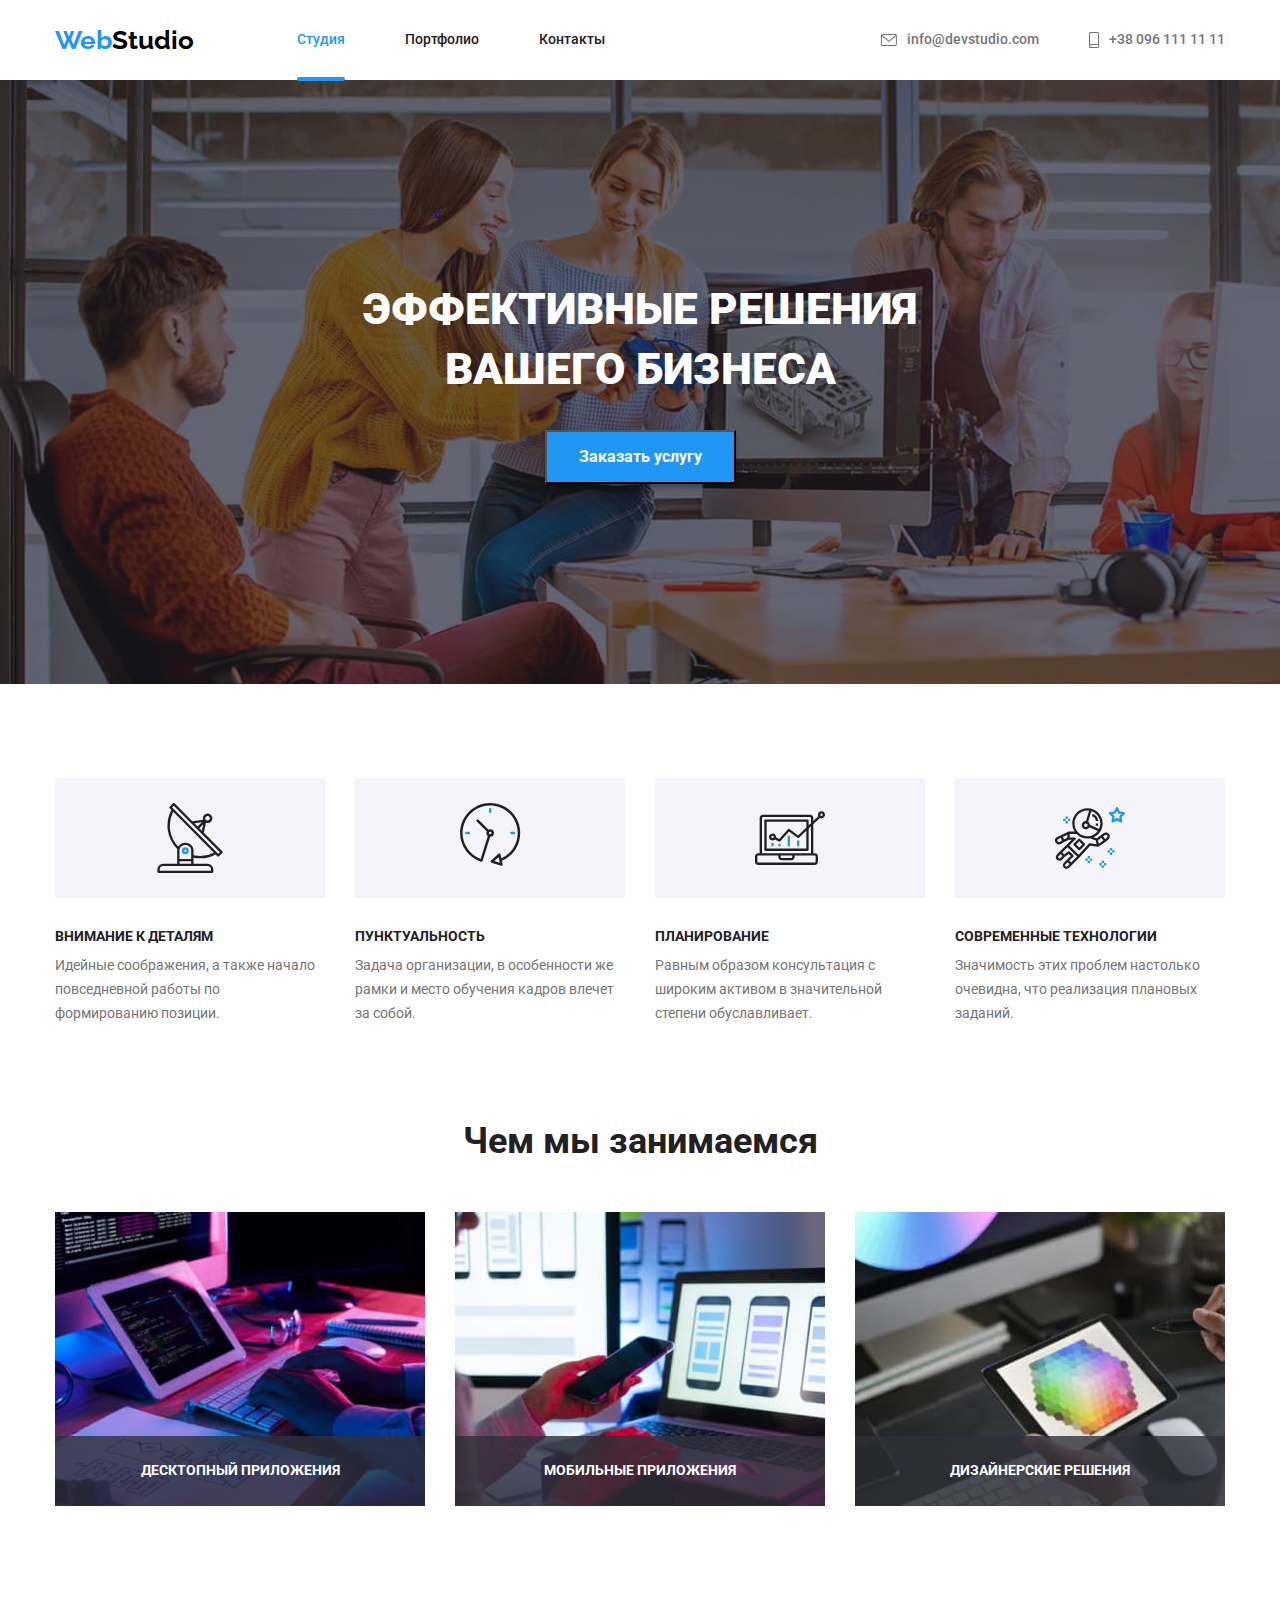
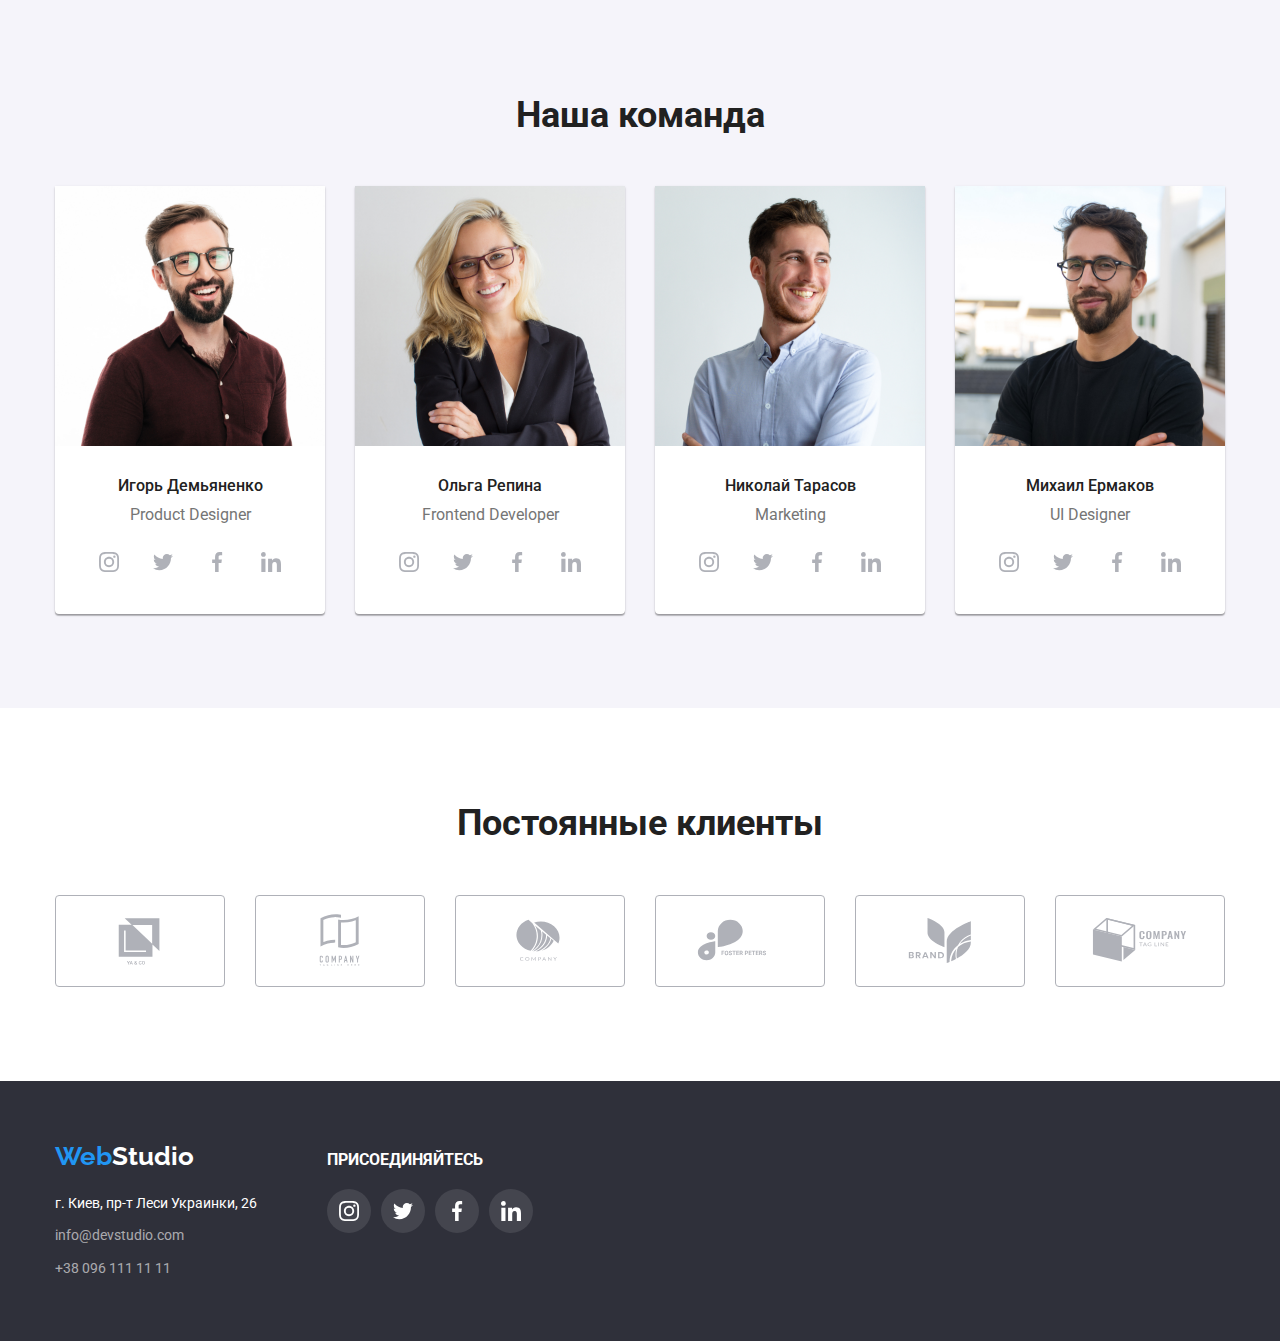
<file: index.html>
<!DOCTYPE html>
<html lang="ru">
  <head>
    <meta charset="UTF-8" />
    <meta http-equiv="X-UA-Compatible" content="IE=edge" />
    <meta name="viewport" content="width=device-width, initial-scale=1.0" />
    <title>My homework</title>
    <link
      href="https://fonts.googleapis.com/css2?family=Raleway:wght@700&family=Roboto:wght@400;500;700;900&display=swap"
      rel="stylesheet"
    />
    <link
      rel="stylesheet"
      href="https://cdnjs.cloudflare.com/ajax/libs/modern-normalize/1.1.0/modern-normalize.min.css"
    />
    <link rel="stylesheet" href="./css/main.css" />
    <link rel="preconnect" href="https://fonts.googleapis.com" />
    <link rel="prec.onnect" href="https://fonts.gstatic.com" crossorigin />
  </head>

  <body>
    <!--верхная линия-->
    <header class="page-header">
      <div class="container mane-nav">
        <nav class="menu">
          <a href="./index.html#index" class="logo-first">
            Web<span class="logo-second">Studio</span>
          </a>
          <ul class="site-nav">
            <li class="item">
              <a href="./index.html" class="menu-item current"> Студия </a>
            </li>
            <li class="item">
              <a href="./portfolio.html" class="menu-item"> Портфолио </a>
            </li>
            <li class="item">
              <a href="#footer" class="menu-item"> Контакты </a>
            </li>
          </ul>
        </nav>
        <div class="info">
          <ul class="auth-nav list">
            <li class="item">
              <a href="mailto:info@devstudio.com" class="auth-item">
                <svg class="icon-pic" width="16" height="12">
                  <use href="./images/sprite.svg#icon-envelope"></use>
                </svg>
                info@devstudio.com
              </a>
            </li>
            <li class="item">
              <a href="tel:+380961111111" class="auth-item">
                <svg class="icon-pic" width="10" height="16">
                  <use href="./images/sprite.svg#icon-smartphone"></use>
                </svg>
                +38 096 111 11 11
              </a>
            </li>
          </ul>
        </div>
      </div>
    </header>

    <!--основная информация страницы-->
    <main>
      <!--заказ услуг-->
      <section class="order" id="order">
        <div class="container">
          <h1 class="main-idea">ЭФФЕКТИВНЫЕ РЕШЕНИЯ ВАШЕГО БИЗНЕСА</h1>
          <button class="order-btn" data-modal-open>Заказать услугу</button>
        </div>
        <div class="backdrop is-hidden" data-modal>
          <div class="modal">
            <button class="button-close" data-modal-close>
              <svg class="pic-modal" width="11" height="11">
                <use href="./images/sprite.svg#icon-Vectorx"></use>
              </svg>
            </button>
          </div>
        </div>
      </section>

      <!--преимущества-->
      <section class="advantages">
        <div class="container">
          <ul class="advantages-list">
            <li class="card">
              <div class="advantages-icon-box">
                <svg class="pic-box" width="70" height="70">
                  <use href="./images/sprite.svg#icon-antenna"></use>
                </svg>
              </div>
              <h3 class="advantages-item">ВНИМАНИЕ К ДЕТАЛЯМ</h3>
              <p class="description-item">
                Идейные соображения, а также начало повседневной работы по
                формированию позиции.
              </p>
            </li>
            <li class="card">
              <div class="advantages-icon-box">
                <svg class="pic-box" width="70" height="70">
                  <use href="./images/sprite.svg#icon-clock"></use>
                </svg>
              </div>
              <h3 class="advantages-item">ПУНКТУАЛЬНОСТЬ</h3>
              <p class="description-item">
                Задача организации, в особенности же рамки и место обучения
                кадров влечет за собой.
              </p>
            </li>
            <li class="card">
              <div class="advantages-icon-box">
                <svg class="pic-box" width="70" height="70">
                  <use href="./images/sprite.svg#icon-diagram"></use>
                </svg>
              </div>
              <h3 class="advantages-item">ПЛАНИРОВАНИЕ</h3>
              <p class="description-item">
                Равным образом консультация с широким активом в значительной
                степени обуславливает.
              </p>
            </li>
            <li class="card">
              <div class="advantages-icon-box">
                <svg class="pic-box" width="70" height="70">
                  <use href="./images/sprite.svg#icon-astronaut"></use>
                </svg>
              </div>
              <h3 class="advantages-item">СОВРЕМЕННЫЕ ТЕХНОЛОГИИ</h3>
              <p class="description-item">
                Значимость этих проблем настолько очевидна, что реализация
                плановых заданий.
              </p>
            </li>
          </ul>
        </div>
      </section>

      <!--наши работы-->
      <section class="simple-work">
        <div class="container">
          <h2 class="works">Чем мы занимаемся</h2>

          <ul class="simple-foto">
            <li class="card-item">
              <div class="card-thumb">
                <img
                  src="images/box1.jpg"
                  alt="человек пишет код"
                  width="370"
                  height="294"
                />
                <div class="simple-overlay">
                  <h3 class="simle-text">ДЕСКТОПНЫЙ ПРИЛОЖЕНИЯ</h3>
                </div>
              </div>
            </li>

            <li class="card-item">
              <div class="card-thumb">
                <img
                  src="images/box2.jpg"
                  alt="ноутбук и телефон"
                  width="370"
                  height="294"
                />
                <div class="simple-overlay">
                  <h3 class="simle-text">МОБИЛЬНЫЕ ПРИЛОЖЕНИЯ</h3>
                </div>
              </div>
            </li>
            <li class="card-item">
              <div class="card-thumb">
                <img
                  src="images/box3.jpg"
                  alt="палитра цветов на планшете"
                  width="370"
                  height="294"
                />
                <div class="simple-overlay">
                  <h3 class="simle-text">ДИЗАЙНЕРСКИЕ РЕШЕНИЯ</h3>
                </div>
              </div>
            </li>
          </ul>
        </div>
      </section>

      <!--наша команда-->
      <section class="section-team">
        <div class="container">
          <h2 class="team">Наша команда</h2>

          <ul class="team-item">
            <li class="card-team">
              <img
                src="images/foto1.jpg"
                alt="парень в очках"
                width="270"
                height="260"
              />
              <div class="team-info">
                <h3 class="team-name">Игорь Демьяненко</h3>
                <p class="team-position">Product Designer</p>

                <ul class="social-item">
                  <li class="social-info">
                    <a href="#" class="social-link">
                      <svg class="pic-social" width="20" height="20">
                        <use href="./images/sprite.svg#icon-instagram"></use>
                      </svg>
                    </a>
                  </li>
                  <li class="social-info">
                    <a href="#" class="social-link">
                      <svg class="pic-social" width="20" height="20">
                        <use href="./images/sprite.svg#icon-twitter"></use>
                      </svg>
                    </a>
                  </li>
                  <li class="social-info">
                    <a href="#" class="social-link">
                      <svg class="pic-social" width="20" height="20">
                        <use href="./images/sprite.svg#icon-facebook"></use>
                      </svg>
                    </a>
                  </li>
                  <li class="social-info">
                    <a href="#" class="social-link">
                      <svg class="pic-social" width="20" height="20">
                        <use href="./images/sprite.svg#icon-linkedin"></use>
                      </svg>
                    </a>
                  </li>
                </ul>
              </div>
            </li>
            <li class="card-team">
              <img
                src="images/foto2.jpg"
                alt="девушка в очках"
                width="270"
                height="260"
              />
              <div class="team-info">
                <h3 class="team-name">Ольга Репина</h3>
                <p class="team-position">Frontend Developer</p>
                <ul class="social-item">
                  <li class="social-info">
                    <a href="#" class="social-link">
                      <svg class="pic-social" width="20" height="20">
                        <use href="./images/sprite.svg#icon-instagram"></use>
                      </svg>
                    </a>
                  </li>
                  <li class="social-info">
                    <a href="#" class="social-link">
                      <svg class="pic-social" width="20" height="20">
                        <use href="./images/sprite.svg#icon-twitter"></use>
                      </svg>
                    </a>
                  </li>
                  <li class="social-info">
                    <a href="#" class="social-link">
                      <svg class="pic-social" width="20" height="20">
                        <use href="./images/sprite.svg#icon-facebook"></use>
                      </svg>
                    </a>
                  </li>
                  <li class="social-info">
                    <a href="#" class="social-link">
                      <svg class="pic-social" width="20" height="20">
                        <use href="./images/sprite.svg#icon-linkedin"></use>
                      </svg>
                    </a>
                  </li>
                </ul>
              </div>
            </li>

            <li class="card-team">
              <img
                src="images/foto3.jpg"
                alt="молодой парень улыбается"
                width="270"
                height="260"
              />
              <div class="team-info">
                <h3 class="team-name">Николай Тарасов</h3>
                <p class="team-position">Marketing</p>
                <ul class="social-item">
                  <li class="social-info">
                    <a href="#" class="social-link">
                      <svg class="pic-social" width="20" height="20">
                        <use href="./images/sprite.svg#icon-instagram"></use>
                      </svg>
                    </a>
                  </li>
                  <li class="social-info">
                    <a href="#" class="social-link">
                      <svg class="pic-social" width="20" height="20">
                        <use href="./images/sprite.svg#icon-twitter"></use>
                      </svg>
                    </a>
                  </li>
                  <li class="social-info">
                    <a href="#" class="social-link">
                      <svg class="pic-social" width="20" height="20">
                        <use href="./images/sprite.svg#icon-facebook"></use>
                      </svg>
                    </a>
                  </li>
                  <li class="social-info">
                    <a href="#" class="social-link">
                      <svg class="pic-social" width="20" height="20">
                        <use href="./images/sprite.svg#icon-linkedin"></use>
                      </svg>
                    </a>
                  </li>
                </ul>
              </div>
            </li>
            <li class="card-team">
              <img
                src="images/foto4.jpg"
                alt="парень в черной футболке"
                width="270"
                height="260"
              />
              <div class="team-info">
                <h3 class="team-name">Михаил Ермаков</h3>
                <p class="team-position">UI Designer</p>
                <ul class="social-item">
                  <li class="social-info">
                    <a href="#" class="social-link">
                      <svg class="pic-social" width="20" height="20">
                        <use href="./images/sprite.svg#icon-instagram"></use>
                      </svg>
                    </a>
                  </li>
                  <li class="social-info">
                    <a href="#" class="social-link">
                      <svg class="pic-social" width="20" height="20">
                        <use href="./images/sprite.svg#icon-twitter"></use>
                      </svg>
                    </a>
                  </li>
                  <li class="social-info">
                    <a href="#" class="social-link">
                      <svg class="pic-social" width="20" height="20">
                        <use href="./images/sprite.svg#icon-facebook"></use>
                      </svg>
                    </a>
                  </li>
                  <li class="social-info">
                    <a href="#" class="social-link">
                      <svg class="pic-social" width="20" height="20">
                        <use href="./images/sprite.svg#icon-linkedin"></use>
                      </svg>
                    </a>
                  </li>
                </ul>
              </div>
            </li>
          </ul>
        </div>
      </section>

      <!--наши клиенты-->
      <section class="section-clients">
        <div class="container">
          <h2 class="item-clients">Постоянные клиенты</h2>
          <ul class="clients-list">
            <li class="clients-info">
              <a href="#" class="clients-link">
                <svg class="pic-box" width="106" height="60">
                  <use href="./images/sprite.svg#icon-Logo1"></use>
                </svg>
              </a>
            </li>
            <li class="clients-info">
              <a href="#" class="clients-link">
                <svg class="pic-box" width="106" height="60">
                  <use href="./images/sprite.svg#icon-Logo2"></use>
                </svg>
              </a>
            </li>
            <li class="clients-info">
              <a href="#" class="clients-link">
                <svg class="pic-box" width="106" height="60">
                  <use href="./images/sprite.svg#icon-Logo3"></use>
                </svg>
              </a>
            </li>
            <li class="clients-info">
              <a href="#" class="clients-link">
                <svg class="pic-box" width="106" height="60">
                  <use href="./images/sprite.svg#icon-Logo4"></use>
                </svg>
              </a>
            </li>
            <li class="clients-info">
              <a href="#" class="clients-link">
                <svg class="pic-box" width="106" height="60">
                  <use href="./images/sprite.svg#icon-Logo5"></use>
                </svg>
              </a>
            </li>
            <li class="clients-info">
              <a href="#" class="clients-link">
                <svg class="pic-box" width="106" height="60">
                  <use href="./images/sprite.svg#icon-Logo6"></use>
                </svg>
              </a>
            </li>
          </ul>
        </div>
      </section>
    </main>

    <!--контактная информация-->
    <footer class="footer" id="footer">
      <div class="footer-container">
        <div>
          <a href="./index.html" class="logo-first">
            Web<span class="logo-second-fotter">Studio</span>
          </a>

          <address class="contact">
            г. Киев, пр-т Леси Украинки, 26
            <ul class="auth-footer list">
              <li class="title-contact">
                <a href="mailto:info@devstudio.com" class="footer-item">
                  info@devstudio.com
                </a>
              </li>
              <li class="title-contact">
                <a href="+380961111111" class="footer-item">
                  +38 096 111 11 11
                </a>
              </li>
            </ul>
          </address>
        </div>

        <div class="join">
          <h3 class="join-text">ПРИСОЕДИНЯЙТЕСЬ</h3>
          <ul class="join-item">
            <li class="join-info">
              <a href="#" class="join-link">
                <svg class="pic-join" width="20" height="20">
                  <use href="./images/sprite.svg#icon-instagram"></use>
                </svg>
              </a>
            </li>
            <li class="join-info">
              <a href="#" class="join-link">
                <svg class="pic-join" width="20" height="20">
                  <use href="./images/sprite.svg#icon-twitter"></use>
                </svg>
              </a>
            </li>
            <li class="join-info">
              <a href="#" class="join-link">
                <svg class="pic-join" width="20" height="20">
                  <use href="./images/sprite.svg#icon-facebook"></use>
                </svg>
              </a>
            </li>
            <li class="join-info">
              <a href="#" class="join-link">
                <svg class="pic-join" width="20" height="20">
                  <use href="./images/sprite.svg#icon-linkedin"></use>
                </svg>
              </a>
            </li>
          </ul>
        </div>
      </div>
    </footer>
    <script src="./js/modal.js"></script>
  </body>
</html>
</file>
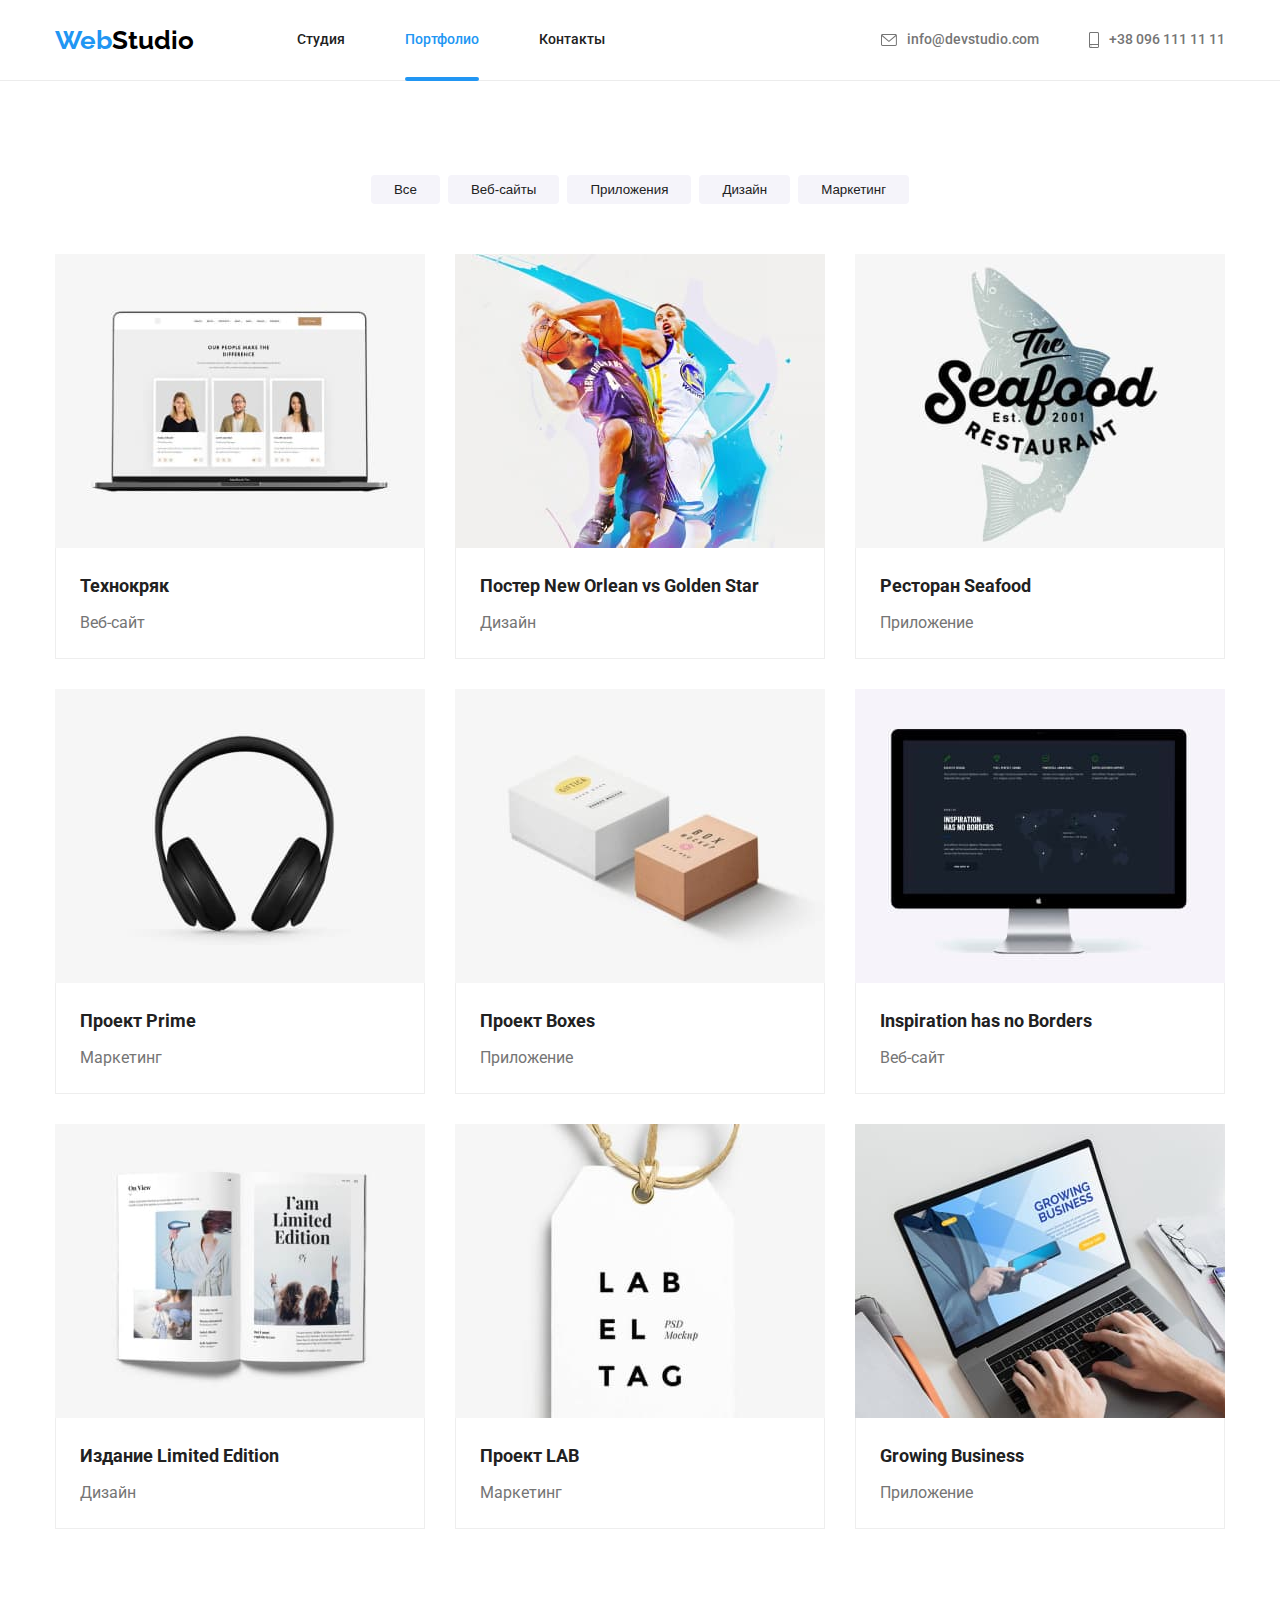
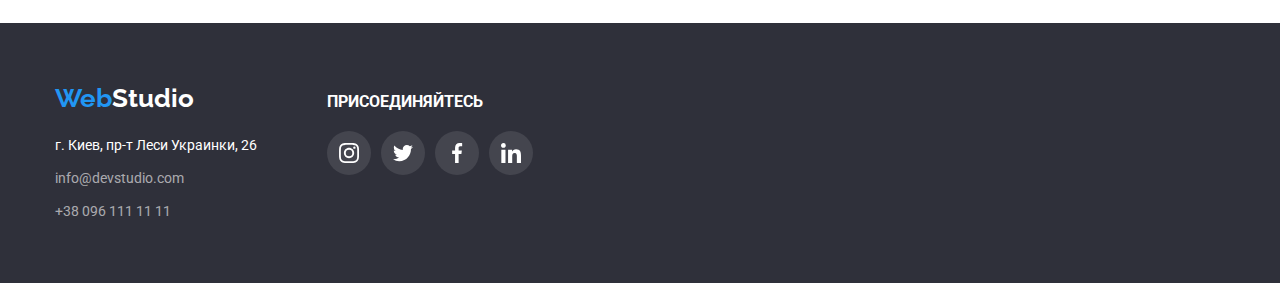
<file: portfolio.html>
<!DOCTYPE html>
<html lang="ru">
  <head>
    <meta charset="UTF-8" />
    <meta http-equiv="X-UA-Compatible" content="IE=edge" />
    <meta name="viewport" content="width=device-width, initial-scale=1.0" />
    <title>My homework</title>
    <link
      href="https://fonts.googleapis.com/css2?family=Raleway:wght@700&family=Roboto:wght@400;500;700;900&display=swap"
      rel="stylesheet"
    />
    <link rel="stylesheet" href="./css/main.css" />
    <link rel="preconnect" href="https://fonts.googleapis.com" />
    <link rel="preconnect" href="https://fonts.gstatic.com" crossorigin />
  </head>

  <body>
    <!--верхная линия-->
    <header class="page-header portfolio">
      <div class="container mane-nav">
        <nav class="menu">
          <a href="./index.html#index" class="logo-first">
            Web<span class="logo-second">Studio</span>
          </a>
          <ul class="site-nav">
            <li class="item">
              <a href="./index.html" class="menu-item"> Студия </a>
            </li>
            <li class="item">
              <a href="./portfolio.html" class="menu-item current">
                Портфолио
              </a>
            </li>
            <li class="item">
              <a href="#footer" class="menu-item"> Контакты </a>
            </li>
          </ul>
        </nav>
        <div class="info">
          <ul class="auth-nav list">
            <li class="item">
              <a href="mailto:info@devstudio.com" class="auth-item">
                <svg class="icon-pic" width="16" height="12">
                  <use href="./images/sprite.svg#icon-envelope"></use>
                </svg>
                info@devstudio.com
              </a>
            </li>
            <li class="item">
              <a href="tel:+380961111111" class="auth-item smart">
                <svg class="icon-pic" width="10" height="16">
                  <use href="./images/sprite.svg#icon-smartphone"></use>
                </svg>
                +38 096 111 11 11
              </a>
            </li>
          </ul>
        </div>
      </div>
    </header>

    <!--основная информация страницы 2-->
    <main>
      <!--портфолио-->
      <section class="section-portfolio">
        <div class="container">
          <ul class="portfolio-button">
            <li class="search-button">
              <button class="button">Все</button>
            </li>
            <li class="search-button">
              <button class="button">Веб-сайты</button>
            </li>
            <li class="search-button">
              <button class="button">Приложения</button>
            </li>
            <li class="search-button">
              <button class="button">Дизайн</button>
            </li>
            <li class="search-button">
              <button class="button">Маркетинг</button>
            </li>
          </ul>

          <ul class="product-item">
            <li class="mane-page">
              <a href="#" class="link-page">
                <div class="page-thumb">
                  <img
                    src="./images2/img1.jpg"
                    alt="ноутбук с фото на экране"
                    width="370"
                    height="294"
                  />
                  <div class="product-overlay">
                    <p class="product-text">
                      Технокряк это современная площадка распространения
                      коронавируса. Компании используют эту платформу для
                      цифрового шпионажа и атак на защищённые сервера
                      конкурентов.
                    </p>
                  </div>
                </div>
                <div class="page-content">
                  <h2 class="opportunity">Технокряк</h2>
                  <p class="product">Веб-сайт</p>
                </div>
              </a>
            </li>
            <li class="mane-page">
              <a href="#" class="link-page">
                <div class="page-thumb">
                  <img
                    src="./images2/img2.jpg"
                    alt="два баскетболиста"
                    width="370"
                    height="294"
                  />
                  <div class="product-overlay">
                    <p class="product-text">
                      Технокряк это современная площадка распространения
                      коронавируса. Компании используют эту платформу для
                      цифрового шпионажа и атак на защищённые сервера
                      конкурентов.
                    </p>
                  </div>
                </div>
                <div class="page-content">
                  <h2 class="opportunity">Постер New Orlean vs Golden Star</h2>
                  <p class="product">Дизайн</p>
                </div>
              </a>
            </li>
            <li class="mane-page">
              <a href="#" class="link-page">
                <div class="page-thumb">
                  <img
                    src="./images2/img3.jpg"
                    alt="рыба"
                    width="370"
                    height="294"
                  />
                  <div class="product-overlay">
                    <p class="product-text">
                      Технокряк это современная площадка распространения
                      коронавируса. Компании используют эту платформу для
                      цифрового шпионажа и атак на защищённые сервера
                      конкурентов.
                    </p>
                  </div>
                </div>
                <div class="page-content">
                  <h2 class="opportunity">Ресторан Seafood</h2>
                  <p class="product">Приложение</p>
                </div>
              </a>
            </li>
            <li class="mane-page">
              <a href="" class="link-page">
                <div class="page-thumb">
                  <img
                    src="./images2/img4.jpg"
                    alt="наушники"
                    width="370"
                    height="294"
                  />
                  <div class="product-overlay">
                    <p class="product-text">
                      Технокряк это современная площадка распространения
                      коронавируса. Компании используют эту платформу для
                      цифрового шпионажа и атак на защищённые сервера
                      конкурентов.
                    </p>
                  </div>
                </div>
                <div class="page-content">
                  <h2 class="opportunity">Проект Prime</h2>
                  <p class="product">Маркетинг</p>
                </div>
              </a>
            </li>
            <li class="mane-page">
              <a href="#" class="link-page">
                <div class="page-thumb">
                  <img
                    src="./images2/img5.jpg"
                    alt="две коробки"
                    width="370"
                    height="294"
                  />
                  <div class="product-overlay">
                    <p class="product-text">
                      Технокряк это современная площадка распространения
                      коронавируса. Компании используют эту платформу для
                      цифрового шпионажа и атак на защищённые сервера
                      конкурентов.
                    </p>
                  </div>
                </div>
                <div class="page-content">
                  <h2 class="opportunity">Проект Boxes</h2>
                  <p class="product">Приложение</p>
                </div>
              </a>
            </li>
            <li class="mane-page">
              <a href="#" class="link-page">
                <div class="page-thumb">
                  <img
                    src="./images2/img6.jpg"
                    alt="монитор"
                    width="370"
                    height="294"
                  />
                  <div class="product-overlay">
                    <p class="product-text">
                      Технокряк это современная площадка распространения
                      коронавируса. Компании используют эту платформу для
                      цифрового шпионажа и атак на защищённые сервера
                      конкурентов.
                    </p>
                  </div>
                </div>
                <div class="page-content">
                  <h2 class="opportunity">Inspiration has no Borders</h2>
                  <p class="product">Веб-сайт</p>
                </div>
              </a>
            </li>
            <li class="mane-page">
              <a href="#" class="link-page">
                <div class="page-thumb">
                  <img
                    src="./images2/img7.jpg"
                    alt="разворот журнала"
                    width="370"
                    height="294"
                  />
                  <div class="product-overlay">
                    <p class="product-text">
                      Технокряк это современная площадка распространения
                      коронавируса. Компании используют эту платформу для
                      цифрового шпионажа и атак на защищённые сервера
                      конкурентов.
                    </p>
                  </div>
                </div>
                <div class="page-content">
                  <h2 class="opportunity">Издание Limited Edition</h2>
                  <p class="product">Дизайн</p>
                </div>
              </a>
            </li>
            <li class="mane-page">
              <a href="#" class="link-page">
                <div class="page-thumb">
                  <img
                    src="./images2/img8.jpg"
                    alt="бирка для одежды"
                    width="370"
                    height="294"
                  />
                  <div class="product-overlay">
                    <p class="product-text">
                      Технокряк это современная площадка распространения
                      коронавируса. Компании используют эту платформу для
                      цифрового шпионажа и атак на защищённые сервера
                      конкурентов.
                    </p>
                  </div>
                </div>
                <div class="page-content">
                  <h2 class="opportunity">Проект LAB</h2>
                  <p class="product">Маркетинг</p>
                </div>
              </a>
            </li>
            <li class="mane-page">
              <a href="#" class="link-page">
                <div class="page-thumb">
                  <img
                    src="./images2/img9.jpg"
                    alt="человек работает на нутбуке"
                    width="370"
                    height="294"
                  />
                  <div class="product-overlay">
                    <p class="product-text">
                      Технокряк это современная площадка распространения
                      коронавируса. Компании используют эту платформу для
                      цифрового шпионажа и атак на защищённые сервера
                      конкурентов.
                    </p>
                  </div>
                </div>
                <div class="page-content">
                  <h2 class="opportunity">Growing Business</h2>
                  <p class="product">Приложение</p>
                </div>
              </a>
            </li>
          </ul>
        </div>
      </section>
    </main>

    <!--контактная информация-->
    <footer class="footer" id="footer">
      <div class="footer-container">
        <div>
          <a href="./index.html" class="logo-first">
            Web<span class="logo-second-fotter">Studio</span>
          </a>

          <address class="contact">
            г. Киев, пр-т Леси Украинки, 26
            <ul class="auth-footer list">
              <li class="title-contact">
                <a href="mailto:info@devstudio.com" class="footer-item">
                  info@devstudio.com
                </a>
              </li>
              <li class="title-contact">
                <a href="+380961111111" class="footer-item">
                  +38 096 111 11 11
                </a>
              </li>
            </ul>
          </address>
        </div>

        <div class="join">
          <h3 class="join-text">ПРИСОЕДИНЯЙТЕСЬ</h3>
          <ul class="join-item">
            <li class="join-info">
              <a href="#" class="join-link">
                <svg class="pic-join" width="20" height="20">
                  <use href="./images/sprite.svg#icon-instagram"></use>
                </svg>
              </a>
            </li>
            <li class="join-info">
              <a href="#" class="join-link">
                <svg class="pic-join" width="20" height="20">
                  <use href="./images/sprite.svg#icon-twitter"></use>
                </svg>
              </a>
            </li>
            <li class="join-info">
              <a href="#" class="join-link">
                <svg class="pic-join" width="20" height="20">
                  <use href="./images/sprite.svg#icon-facebook"></use>
                </svg>
              </a>
            </li>
            <li class="join-info">
              <a href="#" class="join-link">
                <svg class="pic-join" width="20" height="20">
                  <use href="./images/sprite.svg#icon-linkedin"></use>
                </svg>
              </a>
            </li>
          </ul>
        </div>
      </div>
    </footer>
    <script src="./js/modal.js"></script>
  </body>
</html>
</file>
<file: css/main.css>
/* цвет основного текста #212121 */
/* вторичный цвет текста #757575 */
/* цвет лого и кнопок #2196F3 */

/* основной цвет фона #FFFFFF  */
/* вторичныйцвет фона #2F303A */
/* дополнительный цвет фона #F5F4FA */

html {
box-sizing: border-box;
}

*,
*::before,
*::after {
  box-sizing: inherit;
}

body {
  font-family: "Roboto", sans-serif;
  font-style: normal;
  font-weight: 400;
  color: var(--primary-text-color);
  margin: 0 auto;
  background-position: center;
}

:root {
  --primary-text-color: #212121;
  --title-text-color: #757575;
  --accent-color: #2196f3;
  --white: #ffffff;
  --second-background-color: #2f303a;
  --additional-background-color: #f5f4fa;
}

ul {
  list-style: none;
  padding-inline-start: 0;
  margin: 0;
}

a {
  text-decoration: none;
  
}

.list {
  list-style: none;
  
}

img {
  display: block;
  max-width: 100%;
  height: auto;
  
}


cursor: pointer;
cursor: auto;

/*header*/

header {
  background-color: var(--white);
}



.page-header {
  background-color: var(--white);
}


.container {
  margin: 0 auto;
  padding: 0 15px;
  width: 1200px;
  background-color: var(--white);
 
}

.mane-nav {
  display: flex;
  align-items: center;
}

.menu {
  display: flex;
  align-items: center;
}

.logo-first {
  color: var(--accent-color);
  text-decoration: none;
  font-family: "Raleway", sans-serif;
  font-style: normal;
  font-weight: 700;
  font-size: 26px;
  line-height: 1.19;
}

.logo-second {
  color: #000000;
  text-decoration: none;
  font-family: "Raleway", sans-serif;
  font-style: normal;
  font-weight: 700;
  font-size: 26px;
  line-height: 1.19;
}

.site-nav {
  display: flex;
  margin-left: 93px;
}

.menu-item:hover,
.menu-item:focus {
  color: var(--accent-color);
}

.menu-item {
  color: var(--primary-text-color);
  font-weight: 500;
  font-size: 14px;
  line-height: 1.1;
  text-decoration: none;
  display: block;
  padding: 32px 0;
  margin-left: 10px;

  transition: color 250ms cubic-bezier(0.4, 0, 0.2, 1);

  position: relative;
}

.current::after {
  content: '';

  position: absolute;
 

  display: block;
  width: 100%;
  height: 4px;
  border-radius: 2px;
  background-color: var(--accent-color);
  
  bottom: -1px;
}

.current {
  color: var(--accent-color);
}

.auth-nav {
  display: flex;
  margin-left: auto;
  align-items: stretch;
}

.item:not(:last-child) {
  margin-right: 50px;
}

.auth-nav .auth-item:hover,
.auth-nav .auth-item:focus {
  color: var(--accent-color);
}

.auth-item {
  color: var(--title-text-color);
  font-style: normal;
  font-weight: 500;
  font-size: 14px;
  line-height: 1.14;
  padding: 32px 0;

  transition: color 250ms cubic-bezier(0.4, 0, 0.2, 1);
  display: flex;
  align-items: center;
}

.icon-pic {
  margin-right: 10px;
  background-size: cover;
  fill: currentColor;
}


.item:hover,
.item:focus {
  fill: var(--accent-color)
}


.info {
  margin-left: auto;
}

/*main contant*/

/*section order*/

.order {
 background-image: linear-gradient(
  to right,
  rgba(47, 48, 58, 0.4),
  rgba(47, 48, 58, 0.4)
) ,
url(../images/Imghero.jpg);
  text-align: center;
  padding: 200px 0;
  
  max-width: 1600px;
  margin: 0 auto;
  background-repeat: no-repeat;
  background-color: var(--second-background-color);
  
  background-size: cover;
}

.order > .container {
  background-color: transparent;
}

.main-idea {
  max-width: 696px;
  margin: 0 auto 30px;
  color: var(--white);
  font-weight: 900;
  font-size: 44px;
  line-height: 1.36;
  text-transform: uppercase;
  
}

.order-btn:hover,
.order-btn:focus {
  background-color: #188ce8;
  box-shadow: 0px 4px 4px rgba(0, 0, 0, 0.15);
}

.order-btn {
  color: var(--white);
  background-color: var(--accent-color);
  font-style: bold;
  font-weight: 700;
  font-size: 16px;
  line-height: 1.87;
  padding: 10px 32px;
  box-shadow: 0px 4px 4px rgba(0, 0, 0, 0.25) ;
  text-align: center;
  transition: background-color 250ms cubic-bezier(0.4, 0, 0.2, 1);
}

.backdrop {
 position: fixed;
 top: 0;
 left: 0;
 width: 100%;
 height: 100%;
 background-color: rgba(0, 0, 0, 0.25) ;
 opacity: 1;

 transition: transform 250ms cubic-bezier(0.4, 0, 0.2, 1),
  opacity 250ms cubic-bezier(0.4, 0, 0.2, 1) ;

 z-index: 2;
}

.backdrop.is-hidden {
opacity: 0;
pointer-events: none;
}

.backdrop.is-hidden.modal {
 
  transform: translate(-50%, -50%) scale(0.9) ;
}

.modal {
  position: absolute;
  overflow: visible;
  top: 50%;
  left: 50%; 
  transform: translate(-50%, -50%) scale(1) ;
  
  
  min-width: 528px;
  min-height: 581px;
  background-color: var(--white);

}

.button-close {
  position: absolute;
  top: 7px;
  right: 8px;
  display: flex;
  align-items: center;
  justify-content: center;
  width: 30px;
  height: 30px;
  
  
  
  border: 1px solid rgba(0, 0, 0, 0.1); ;
  border-radius: 50%;
  background-color: var(--white);
  
}
.pic-modal {
  
  fill: rgba(0, 0, 0, 1);
  
}

/* section advantages*/

.advantages {
  background-color: var(--white));
  list-style: none;
  padding-top: 94px;
}

.advantages-list {
  margin: 0;
  display: flex;
}

  .card {
  width: 270px;
 
  }

.advantages-icon-box {
  width: 270px;
  height: 120px;
  background-color: var(--additional-background-color);
  margin-bottom: 30px;
  display: flex;
  align-items: center;
  justify-content: center;
}

.advantages-list .card:not(:last-child) {
  margin-right: 30px;
}

.advantages-item {
  font-weight: 700;
  font-size: 14px;
  line-height: 1.2;
  margin: 0;
  margin-bottom: 10px;
}

.description-item {
  color: var(--title-text-color);
  font-size: 14px;
  line-height: 1.71;
  margin: 0;
  padding: 0;
}

/*our works and team*/

.simple-work {
  padding-top: 94px;
  padding-bottom: 94px;
}


.works,
.team {
  font-weight: 700;
  font-size: 36px;
  line-height: 1.17;
  text-align: center;
  margin: 0;
  padding-top: 0;
  margin-bottom: 50px;
}

.card-thumb {
  position: relative;
  z-index: 1;

}

.simple-overlay {
  position: absolute;
  width: 100%;
  height: 70px;
  bottom: 0;
  right: 0;
  
  background-color:  rgba(47, 48, 58, 0.8);
}

.team-item {
  margin: 0;
}


.simple-foto {
  margin: 0;
  display: flex;
  align-content: center;
}



.card-item {
  margin-right: 30px ;
  padding-bottom: 94px;
  width: 370px;
  height: 294px;
}

.card-item:nth-child(3n) {
  margin-right: 0;
}

.simle-text {
  font-weight: 700;
  font-size: 14px;
  line-height: 1.14;
  color: rgba(255, 255, 255, 1);
  margin: 0;
  padding: 27px 0;
  display: flex;
  justify-content: center ;
  
  
  
  
}

/* team */

.section-team {
  background-color: var(--additional-background-color);
  padding-top: 94px;
  padding-bottom: 94px;
}
.section-team >.container{
  background-color: var(--additional-background-color);
}


.team-item {
  display: flex;
}

.card-team {
  margin-right: 30px;
  background-color: var(--white);
  width: 270px;
  border-radius: 0px 0px 4px 4px; ;
  box-shadow: 0px 1px 3px rgba(0, 0, 0, 0.12), 0px 1px 1px rgba(0, 0, 0, 0.14), 0px 2px 1px rgba(0, 0, 0, 0.2);
}


.card-team:nth-child(4n) {
  margin-right: 0;
}

.team-info {
padding: 30px 32px 30px 32px;

}

.team-name {
  font-weight: 500;
  font-size: 16px;
  line-height: 1.19;
  margin: 0;
  margin-bottom: 10px;
  text-align: center;
}

.team-position {
  color: var(--title-text-color);
  font-size: 16px;
  line-height: 1.19;
  text-align: center;
  margin: 0;
}

.social-item {
margin-top: 16px;
background-color: var(--white);
}


.social-item {
  display: flex;
  
  
}


.social-info:not(:last-child) {
  margin-right: 10px;
}

.social-link {
  width: 44px;
  height: 44px;
  display: flex;
  align-items: center;
  justify-content: center;
  transition:  background-color 250ms cubic-bezier(0.4, 0, 0.2, 1);
  border-radius: 50%;
}
 
 .social-link:hover ,
 .social-link:focus {
  background-color: var(--accent-color);
  
 }

.social-link:hover .pic-social,
.social-link:focus .pic-social {
  fill: var(--white);
  
 }

.pic-social {
  fill: #AFB1B8; 
  transition: fill 250ms cubic-bezier(0.4, 0, 0.2, 1);
}

/* our clients */

.section-clients {
  background-color: var(--white));
  list-style: none;
  padding: 94px 0;
}

.item-clients {
  font-weight: 700;
  font-size: 36px;
  line-height: 1.17;
  margin: 0;
  margin-bottom: 50px;
  text-align: center;
}

.clients-list {
  display: flex;
  text-align: center;
}

.clients-info:not(:last-child) {
  margin-right: 30px;
}

.clients-link {
  display: flex;  
  align-items: center;
  justify-content: center;
  width: 170px;
  height: 92px;
  border: 1px solid #AFB1B8 ;
  border-radius: 4px;
  transition: border-color 250ms cubic-bezier(0.4, 0, 0.2, 1);
}

.clients-link:hover , 
.clients-link:focus  {
  
  border: 1px solid var(--accent-color) ;
}

.clients-link:hover .pic-box, 
.clients-link:focus .pic-box {
  fill: var(--accent-color);
}

.pic-box {
  fill: #AFB1B8;
  transition: fill 250ms cubic-bezier(0.4, 0, 0.2, 1);
}

/*contact inform*/

.footer {
  background-color: var(--second-background-color);
  padding-top: 60px;
  padding-bottom: 60px;
}

.footer-container {
  background-color: var(--second-background-color);
  padding-right: 15px;
  padding-left: 15px;
  margin-left: auto;
  margin-right: auto;
  width: 1200px;

  display: flex;
  align-items: baseline;
}

.logo-second-fotter {
  color: var(--white)
}

.contact {
  color: var(--white);
  font-family: "Roboto", sans-serif;
  font-style: normal;
  font-weight: 400;
  font-size: 14px;
  line-height: 1.71;
  margin-top: 20px;
}

.auth-footer .footer-item:hover,
.auth-footer .footer-item:focus {
  color: var(--accent-color);
}

.auth-footer {
  margin-top: 9px;
}

.footer-item {
  color: rgba(255, 255, 255, 0.6);
  transition: color 250ms cubic-bezier(0.4, 0, 0.2, 1);
}

.title-contact:nth-child(n + 2) {
  margin-top: 9px;
}

.join {
  font-weight: 700;
  font-size: 14px;
  line-height: 1.14;
  text-transform: uppercase;
  margin-left: 70px;
}

.join-text {
  color: var(--white);
  margin: 0;
  margin-bottom: 20px;
}

.join-item {
  display: flex;
}

.join-info:not(:last-child) {
  margin-right: 10px;
 }


.join-link {
  width: 44px;
  height: 44px;
  display: flex;
  align-items: center;
  justify-content: center;
  border-radius: 50%;
  background: rgba(255, 255, 255, 0.1);
  transition: background-color 250ms cubic-bezier(0.4, 0, 0.2, 1);
}
 
 .join-link:hover ,
 .join-link:focus {
  border-radius: 50%;
  background-color: var(--accent-color);
 }

.join-link:hover .pic-join,
.join-link:focus .pic-join {
  fill: var(--white);
 }

.pic-join {
  fill: var(--white); 
 }

 
/* страница 2 */

.page-header.portfolio {
  border-bottom: 1px solid #ECECEC;
}

.section-portfolio {
  padding-top: 94px;
  padding-bottom: 94px;
}

.portfolio-button {
  display: inline;
  display: flex;
  justify-content: center;
  margin-bottom: 50px;
}

.search-button:not(:last-child) {
  margin-right: 8px;
}


.button {
  color: var(--primary-text-color);
  background-color: #f5f4fa;
  border: 1px solid transparent;
  padding: 6px 22px;
  border-radius: 4px;
  text-align: center;
  transition: background-color 250ms cubic-bezier(0.4, 0, 0.2, 1), 
  color 250ms cubic-bezier(0.4, 0, 0.2, 1), box-shadow 250ms cubic-bezier(0.4, 0, 0.2, 1) ;
  

  display: flex;
}
.line {
  border: 1px solid #000000;
}

.button:hover,
.button:focus {
  color: var(--white);
  background-color: var(--accent-color);
  box-shadow:  0px 1px 2px rgba(0, 0, 0, 0.08) , 0px 2px 2px
rgba(0, 0, 0, 0.12) , 0px 3px 1px rgba(0, 0, 0, 0.1) ;
  
}

.product-item {
  display: flex;
  flex-wrap: wrap;  
  margin-right: -30px;
  margin-bottom: -30px;
 }

.page-thumb{
  position: relative;
  overflow: hidden;
}

.product-overlay {
  
  position: absolute;
  
  top: 0;
  left: 0;
  width: 100%;
  height: 100%;

  transform: translateY(100%);

  background-color: rgba(33, 150, 243, 0.9);
  transition: transform 250ms cubic-bezier(0.4, 0, 0.2, 1),
  opacity 250ms cubic-bezier(0.4, 0, 0.2, 1) ;

  opacity: 0;

}

.product-text {
  margin: 0;
  padding: 63px 24px;
  font-style: regular ;
  font-size: 18px ;
  line-height: 1.55 ; 
  color: rgba(255, 255, 255, 1);
}


.mane-page {
  display: block;
  margin-right: 30px;
  margin-bottom: 30px;
  width: 370px;
} 


.link-page {
  display: block;
  transition: box-shadow 250ms cubic-bezier(0.4, 0, 0.2, 1);
}

.link-page:hover ,
.link-page:focus {
  box-shadow: 1px 4px 6px rgba(0, 0, 0, 0.16) , 0px 4px 4px
rgba(0, 0, 0, 0.06) , 0px 1px 1px rgba(0, 0, 0, 0.12);
}

.link-page:hover .product-overlay,
.link-page:focus .product-overlay {
  transform: translateX(0);
  opacity: 1;
  
}


.page-content {
  border-bottom: 1px solid #eeeeee;
  border-left: 1px solid #eeeeee;
  border-right: 1px solid #eeeeee;
  padding: 20px 24px;
}

.opportunity {
  color: var(--primary-text-color);
  font-weight: 700;
  font-size: 18px;
  line-height: 2;
  margin: 0;
  margin-bottom: 4px;
}

.product {
  color: var(--title-text-color);
  font-size: 16px;
  line-height: 1.87;
  margin: 0;
}
</file>
